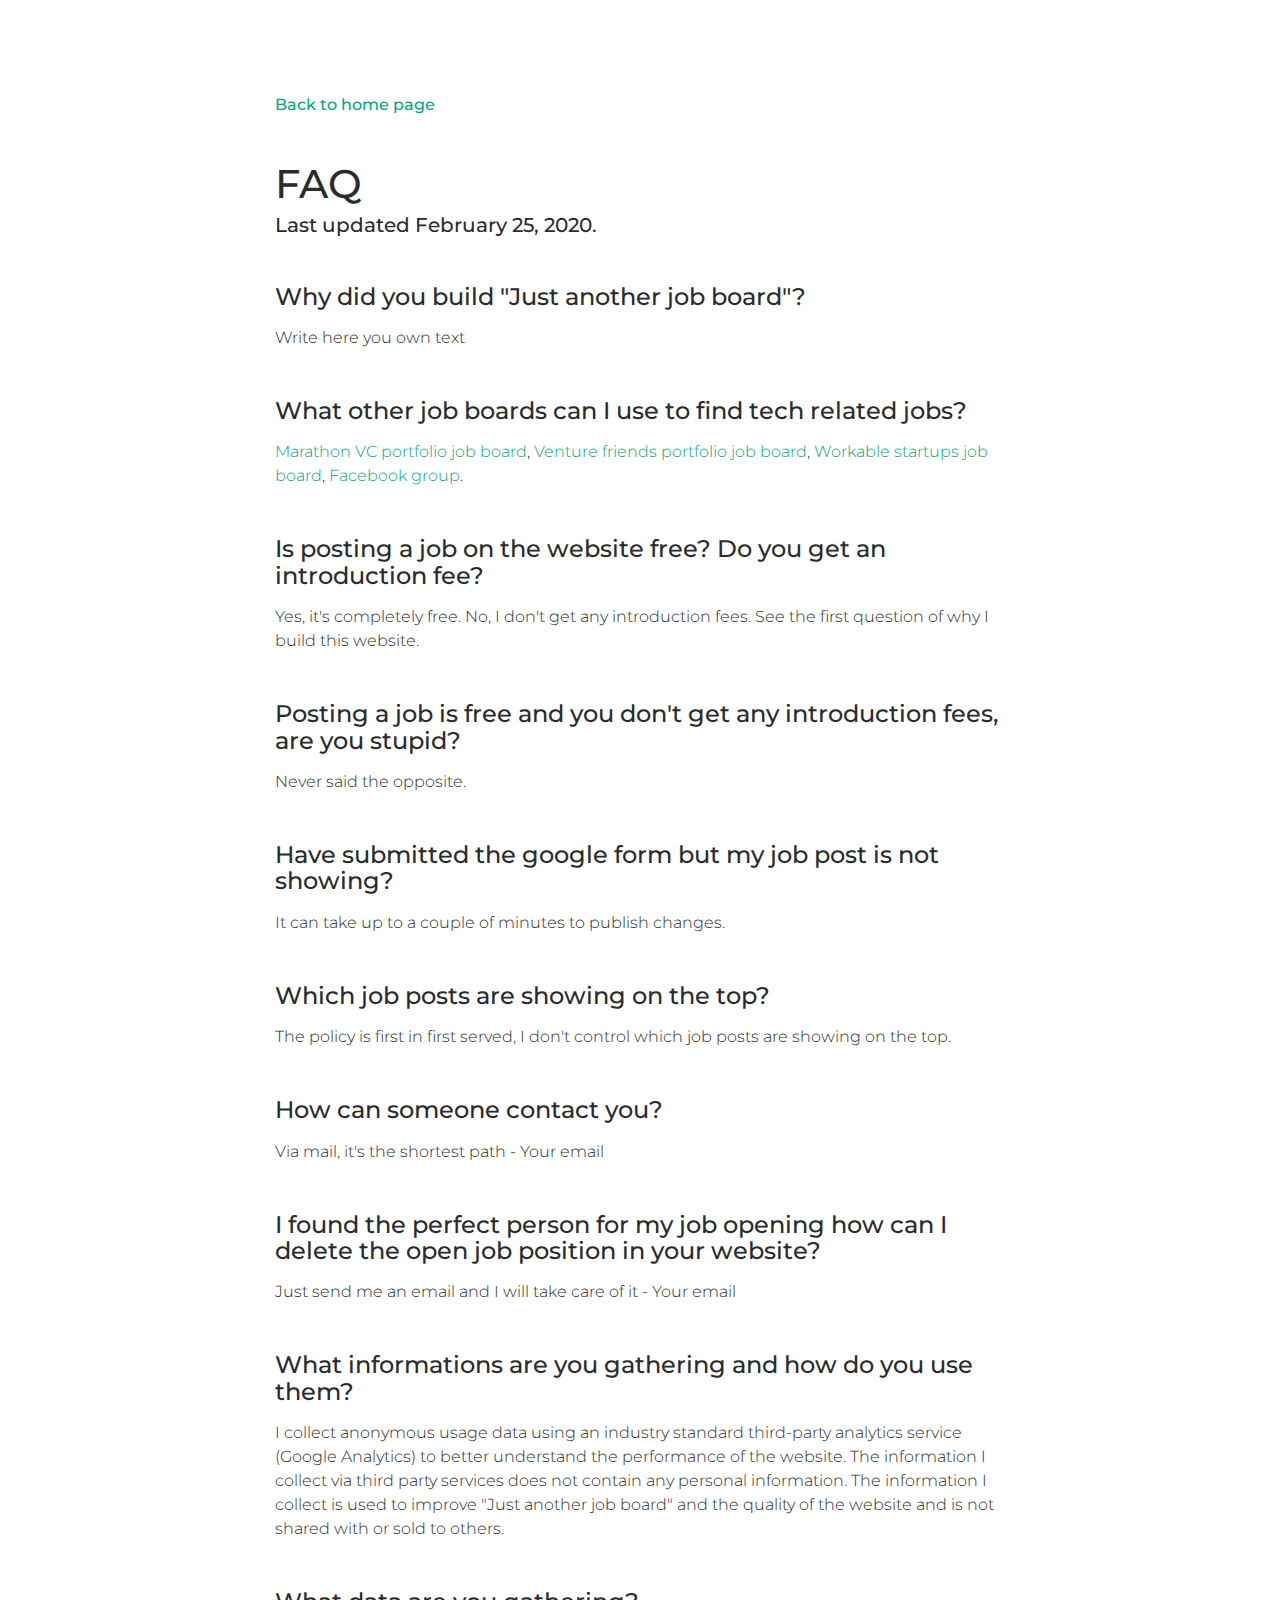
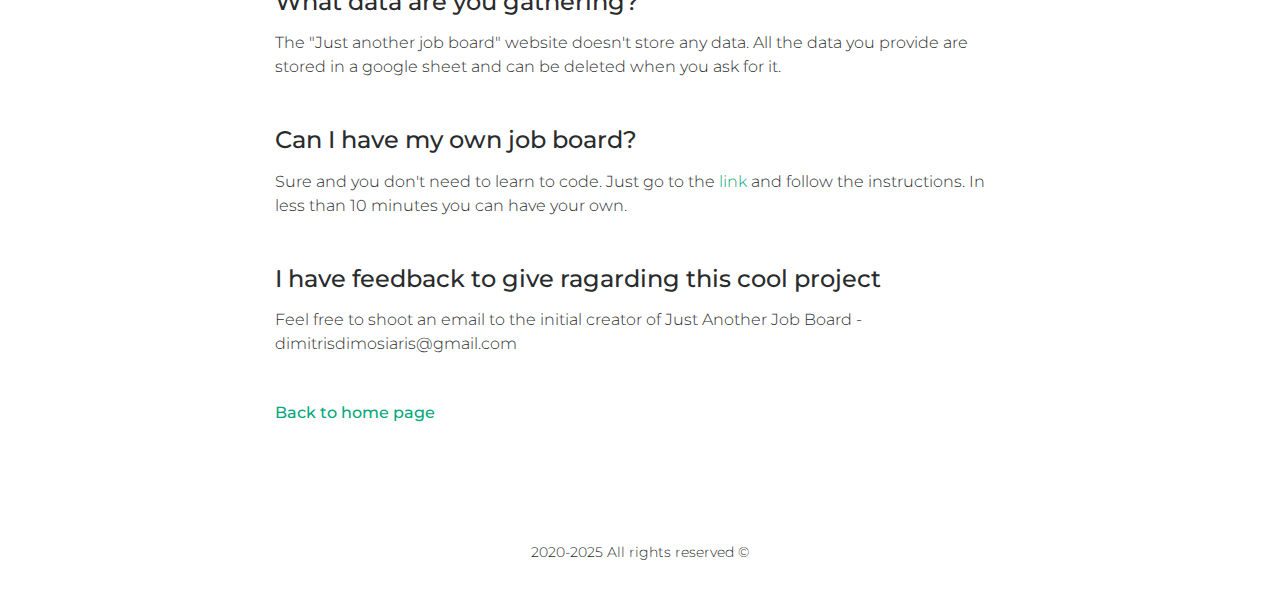
<file: faq.html>
<!Doctype html>
<html lang="en">
     <head>
        <meta charset="utf-8">
        <meta name="viewport" content="width=device-width, initial-scale=1.0">
        <meta name="description" content="Get exposure to my personal network by posting job offers">
        <meta name="author" content="">
        <meta property="og:url" content="Your website link"/>
        <meta property="og:type" content="website"/>
        <meta property="og:title" content="Use my personal network"/>
        <meta property="og:site_name" content="Use my personal network"/>
        <meta property="og:description" 
                content="Get exposure to my personal network for your job offer or search for a co-founder to start a venture."
        />
        <meta property="og:image" content="content/img/facebook.png"/>
        <title>Use my personal network</title>
        <!-- Favicon-->
        <link rel="shortcut icon" href="content/img/favicon.png">
        <!-- Bootstrap Core CSS -->
        <link rel="stylesheet" href="css/bootstrap.min.css">
        <!-- Custom CSS -->
        <link rel="stylesheet" href="css/custom.css">
        <!-- Global site tag (gtag.js) - Google Analytics -->
    </head>
    <body>

    <!-- Privacy Policy -->
    <section class="privacy-policy py-5">
        <div class="container">
            <div class="row">
                <div class="col-12 col-sm-8 mx-auto mt-5">
                    <h6 class="mb-5">
                        <a href="index.html"></i>Back to home page</a>
                    </h6>
                    <h1>FAQ</h1>
                    <h5 class="text-secondary">Last updated February 25, 2020.</h5>
                    <h4 class="mt-5">Why did you build "Just another job board"?</h4>
                    <p class="mt-3">Write here you own text</p>
                    <h4 class="mt-5">What other job boards can I use to find tech related jobs?</h4>
                    <p class="mt-3"> <a href="https://marathon.vc/jobs/" target="_blank">Marathon VC portfolio job board</a>, <a href="https://venturefriends.vc/careers/" target="_blank">Venture friends portfolio job board</a>, <a href="https://workable.com/jobs/greekstartups" target="_blank">Workable startups job board</a>, <a href="https://www.facebook.com/groups/startup.jobs.gr/" target="_blank">Facebook group</a>.</p>
                    <h4 class="mt-5">Is posting a job on the website free? Do you get an introduction fee?</h4>
                    <p class="mt-3">Yes, it's completely free. No, I don't get any introduction fees. See the first question of why I build this website.</p>
                    <h4 class="mt-5">Posting a job is free and you don't get any introduction fees, are you stupid?</h4>
                    <p class="mt-3">Never said the opposite.</p>
                    <h4 class="mt-5">Have submitted the google form but my job post is not showing?</h4>
                    <p class="mt-3">It can take up to a couple of minutes to publish changes.</p>
                    <h4 class="mt-5">Which job posts are showing on the top?</h4>
                    <p class="mt-3">The policy is first in first served, I don't control which job posts are showing on the top.</p>
                    <h4 class="mt-5">How can someone contact you?</h4>
                    <p class="mt-3">Via mail, it's the shortest path - Your email</p>
                    <h4 class="mt-5">I found the perfect person for my job opening how can I delete the open job position in your website?</h4>
                    <p class="mt-3">Just send me an email and I will take care of it - Your email</p>
                    <h4 class="mt-5">What informations are you gathering and how do you use them?</h4>
                    <p class="mt-3">I collect anonymous usage data using an industry standard third-party analytics service (Google Analytics) to better understand the performance of the website. The information I collect via third party services does not contain any personal information. The information I collect is used to improve "Just another job board" and the quality of the website and is not shared with or sold to others.</p>
                    <h4 class="mt-5">What data are you gathering?</h4>
                    <p class="mt-3">The "Just another job board" website doesn't store any data. All the data you provide are stored in a google sheet and can be deleted when you ask for it.</p>
                    <h4 class="mt-5">Can I have my own job board?</h4>
                    <p class="mt-3">Sure and you don't need to learn to code. Just go to the <a href="https://github.com/dimemp/Not-another-job-board" target="_blank">link</a> and follow the instructions. In less than 10 minutes you can have your own.</p>
                    <h4 class="mt-5">I have feedback to give ragarding this cool project</h4>
                    <p class="mt-3">Feel free to shoot an email to the initial creator of Just Another Job Board - dimitrisdimosiaris@gmail.com</p>
                    <h6 class="my-5">
                    <h6 class="my-5">
                        <a href="index.html"></i>Back to home page</a>
                    </h6>
                </div>
            </div>         
        </div>
    </section>

     <!-- Footer -->
    <footer class="container pt-4 pb-md-4 pb-6 mb-3 mb-md-0" id="section-footer" role="contentinfo">
        <div class="col-12 footer-copyrights text-center">
            <p class="mb-2">2020-2025 All rights reserved ©</p>
        </div>
    </footer>
    
  </body>
</html>
</file>
<file: css/custom.css>
@import url('https://fonts.googleapis.com/css?family=Montserrat:300,400,700&display=swap');

/*--- General ---*/

body {
    font-family: 'Montserrat', sans-serif;
    font-weight: 300;
    color: #292B2C;
}

.navbar-light {
    background-color: transparent!important;
    z-index: 100; 
}

.navbar-light .navbar-brand {
    padding: 0!important;
    font-size: 1.6rem!important;
}

.navbar-light .navbar-nav .nav-link {
    color: #b3b3b1;
}

.light-weight {
    font-weight: 300;
}

.bold-weight {
    font-weight: 700;
}

a {
    color: #03a87c;
}

a:hover,
a:active,
a:focus {
    color: #018f69;
}

.btn,
.btn-call-to-action {
    padding: .3rem 1rem;
    background: #f8f9fa!important;
    border: none!important;
    -webkit-border-radius: 4px;
    border-radius: 4px;
    line-height: 37px;
    color: #03a87c!important;
    text-decoration: none!important;
    font-weight: 300;
    cursor: pointer;
    box-shadow: none!important;
}

#btn-post-job { 
    padding: 8px 16px; 
}

#btn-post-job:hover,
#btn-post-job:active,
#btn-post-job:focus {
    color: #018f69;
    border-color: #018f69;
}

.pb-6 {
    padding-bottom: 4rem;
}

/*--- Welcome section ---*/

.welcome-section {
    margin-bottom: 0;
    background: #fff;
    border-radius: 0;
}

.title-welcome{   
    line-height: 1.1;
    font-weight: 900;
}

#creator-name {
    font-size: 0.9rem;
    color: #b3b3b1;
}

#btn-post-job-mobile {
    display: block;
    text-align: center;
}

.btn-social-media-img {
    margin-top: -0.3rem;
}

/*--- Jobs section ---*/

#section-open-positions {
    min-height: 8rem;
}

.job-listing {
    padding-top: 2.2rem;
    padding-bottom: 2.2rem;
    border-bottom: 1px solid #EEEEEE;
}

.job-listing:last-child { 
    border-bottom: 0;
}

.post-title a {
    font-size: 1.4rem;
    color: #292B2C;
}

.post-subtitle {
    font-weight: 500;
    line-height: 1.4;
}

.post-subtitle a {
    color: rgba(0,0,0,.54);
}

.post-meta {
    color: #b3b3b1;
    font-weight: 300;
    font-size: .9rem;
    line-height: 1.5;
}

.mobile-call-to-action {
    background-color: #fff;
    border-top: 1px solid #EEEEEE;
    padding: 1rem;
}

.input-copy-url {
    position: absolute; 
    left: -1000px; 
    top: -1000px;
}

/*--- Footer section ---*/

#section-footer {
    font-size: 0.9rem;
}
</file>
